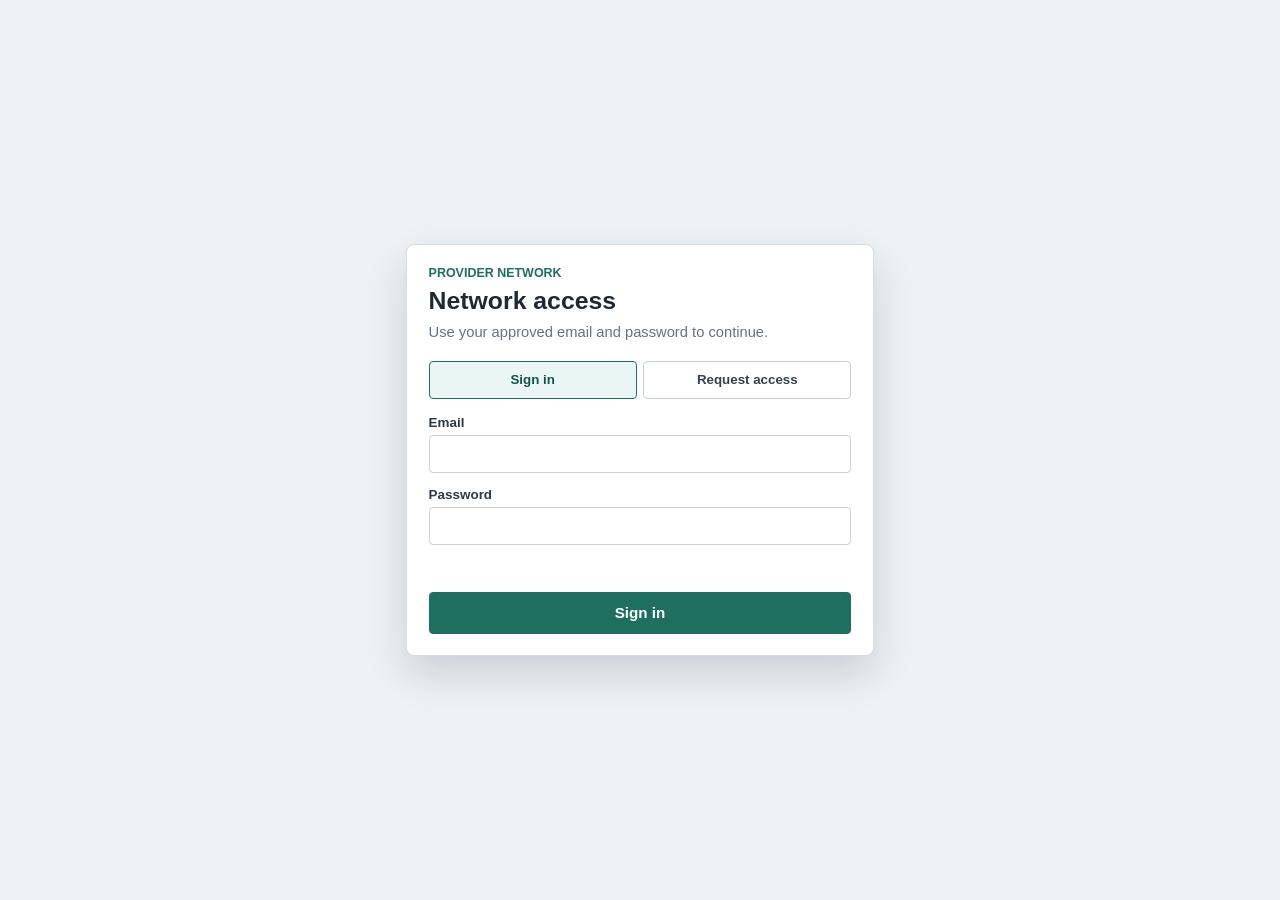
<file: login.html>
<!DOCTYPE html>
<html lang="en">
<head>
  <meta charset="utf-8" />
  <meta name="viewport" content="width=device-width, initial-scale=1.0" />
  <title>Provider Network Login</title>
  <link rel="stylesheet" href="styles.css?v=20260428-selfreg" />
  <style>
    .login-shell {
      width: min(100%, 500px);
    }

    .login-tabs {
      display: grid;
      grid-template-columns: repeat(2, minmax(0, 1fr));
      gap: 0.4rem;
      margin: 0 0 1rem;
    }

    .login-tabs button {
      min-height: 38px;
      border: 1px solid #c7ced8;
      border-radius: 4px;
      background: #fff;
      color: #344054;
      font-weight: 700;
      cursor: pointer;
    }

    .login-tabs button.active,
    .login-tabs button:hover,
    .login-tabs button:focus-visible {
      border-color: #1f6f61;
      background: #e9f6f3;
      color: #15544a;
    }

    .login-form[hidden] {
      display: none;
    }

    .login-success {
      min-height: 1.2rem;
      margin: 0;
      color: #1f6f61;
      font-size: 0.84rem;
      font-weight: 700;
    }
  </style>
</head>
<body class="login-page">
  <main class="login-shell">
    <section class="login-panel" aria-labelledby="loginTitle">
      <p class="login-kicker">Provider Network</p>
      <h1 id="loginTitle">Network access</h1>
      <p id="loginCopy" class="login-copy">Use your approved email and password to continue.</p>
      <div class="login-tabs" role="tablist" aria-label="Access options">
        <button id="signInTab" class="active" type="button" role="tab" aria-selected="true" aria-controls="loginForm">
          Sign in
        </button>
        <button id="registerTab" type="button" role="tab" aria-selected="false" aria-controls="registerForm">
          Request access
        </button>
      </div>
      <form id="loginForm" class="login-form" novalidate>
        <label class="form-field form-field-full">
          <span>Email</span>
          <input id="email" name="email" type="email" autocomplete="username" required />
        </label>
        <label class="form-field form-field-full">
          <span>Password</span>
          <input id="password" name="password" type="password" autocomplete="current-password" required />
        </label>
        <p id="loginError" class="login-error" role="alert"></p>
        <button id="loginButton" type="submit" class="login-submit">Sign in</button>
      </form>
      <form id="registerForm" class="login-form" hidden novalidate>
        <label class="form-field form-field-full">
          <span>Full name</span>
          <input id="registerName" name="name" type="text" autocomplete="name" required />
        </label>
        <label class="form-field form-field-full">
          <span>Email</span>
          <input id="registerEmail" name="email" type="email" autocomplete="username" required />
        </label>
        <label class="form-field form-field-full">
          <span>Password</span>
          <input id="registerPassword" name="password" type="password" autocomplete="new-password" required minlength="8" />
        </label>
        <label class="form-field form-field-full">
          <span>Confirm password</span>
          <input id="registerConfirmPassword" name="confirm_password" type="password" autocomplete="new-password" required minlength="8" />
        </label>
        <label class="form-field form-field-full">
          <span>Notes</span>
          <textarea id="registerNotes" name="notes" rows="3"></textarea>
        </label>
        <p id="registerStatus" class="login-success" role="status"></p>
        <p id="registerError" class="login-error" role="alert"></p>
        <button id="registerButton" type="submit" class="login-submit">Request access</button>
      </form>
    </section>
  </main>
  <script src="sheets_config.js?v=20260428-selfreg"></script>
  <script src="auth_client.js?v=20260428-selfreg"></script>
  <script src="login.js?v=20260428-selfreg"></script>
</body>
</html>
</file>
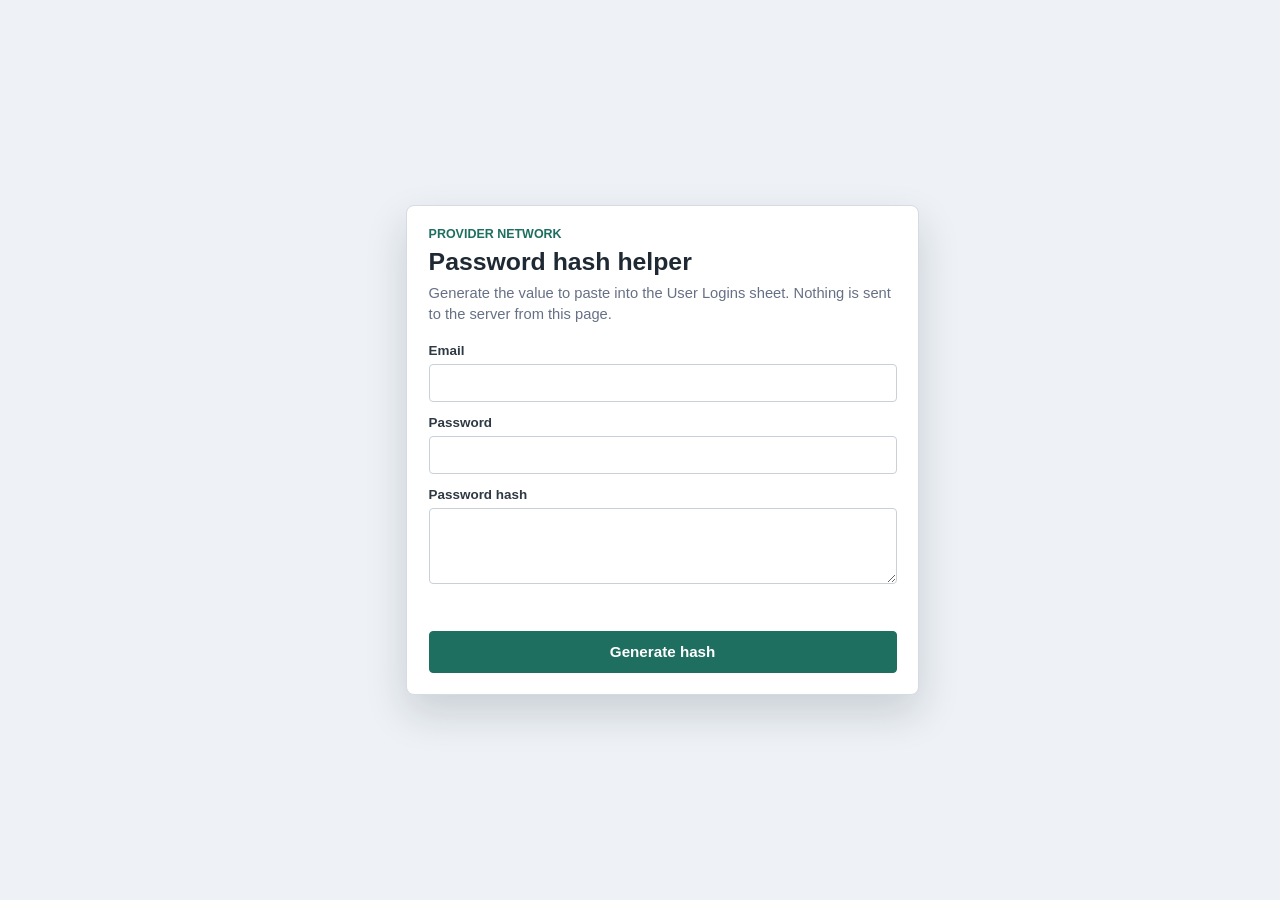
<file: password_hash.html>
<!DOCTYPE html>
<html lang="en">
<head>
  <meta charset="utf-8" />
  <meta name="viewport" content="width=device-width, initial-scale=1.0" />
  <title>Provider Network Password Hash Helper</title>
  <link rel="stylesheet" href="styles.css?v=20260428-loginpoc" />
</head>
<body class="login-page">
  <main class="login-shell">
    <section class="login-panel hash-panel" aria-labelledby="hashTitle">
      <p class="login-kicker">Provider Network</p>
      <h1 id="hashTitle">Password hash helper</h1>
      <p class="login-copy">Generate the value to paste into the User Logins sheet. Nothing is sent to the server from this page.</p>
      <form id="hashForm" class="login-form" novalidate>
        <label class="form-field form-field-full">
          <span>Email</span>
          <input id="hashEmail" name="email" type="email" autocomplete="off" required />
        </label>
        <label class="form-field form-field-full">
          <span>Password</span>
          <input id="hashPassword" name="password" type="password" autocomplete="new-password" required />
        </label>
        <label class="form-field form-field-full">
          <span>Password hash</span>
          <textarea id="passwordHashOutput" rows="4" readonly></textarea>
        </label>
        <p id="hashError" class="login-error" role="alert"></p>
        <button id="hashButton" type="submit" class="login-submit">Generate hash</button>
      </form>
    </section>
  </main>
  <script src="sheets_config.js?v=20260428-loginpoc"></script>
  <script src="auth_client.js?v=20260428-loginpoc"></script>
  <script src="password_hash.js?v=20260428-loginpoc"></script>
</body>
</html>
</file>
<file: styles.css>
html,
body {
  margin: 0;
  padding: 0;
  height: 100%;
}

body {
  display: flex;
  font-family: Arial, sans-serif;
  overflow: hidden;
}

#sidebar {
  width: 360px;
  max-width: 100%;
  background-color: #f8f9fa;
  border-right: 1px solid #ddd;
  padding: 1rem;
  overflow-y: auto;
  box-sizing: border-box;
}

.sidebar-heading {
  display: flex;
  align-items: center;
  justify-content: space-between;
  gap: 0.75rem;
}

#sidebar h2 {
  margin-top: 0;
  margin-bottom: 0.5rem;
  font-size: 1.35rem;
}

#logoutButton {
  min-height: 30px;
  padding: 0.3rem 0.55rem;
  border: 1px solid #c7ced8;
  border-radius: 4px;
  background: #fff;
  color: #2f3944;
  font-size: 0.78rem;
  font-weight: 700;
  cursor: pointer;
}

#logoutButton:hover,
#logoutButton:focus-visible {
  background: #eef2f6;
}

#summaryText {
  margin: 0.5rem 0 1rem;
  font-size: 0.9rem;
  line-height: 1.35;
  color: #555;
}

.manual-actions {
  display: grid;
  grid-template-columns: 1fr 1fr;
  gap: 0.5rem;
  margin-bottom: 0.75rem;
}

.manual-actions button {
  display: inline-flex;
  align-items: center;
  justify-content: center;
  gap: 0.35rem;
  min-height: 36px;
  border: 1px solid #1f6f61;
  border-radius: 4px;
  background: #fff;
  color: #15544a;
  font-size: 0.88rem;
  font-weight: 700;
  cursor: pointer;
}

.manual-actions button:hover,
.manual-actions button:focus-visible {
  background: #1f6f61;
  color: #fff;
}

.manual-actions span {
  font-size: 1.05rem;
  line-height: 1;
}

.filter-buttons {
  display: flex;
  flex-wrap: wrap;
  gap: 0.45rem;
  margin-bottom: 0.65rem;
}

.filter-buttons button {
  padding: 0.35rem 0.6rem;
  font-size: 0.88rem;
  border: 1px solid #007bff;
  background-color: #fff;
  color: #007bff;
  border-radius: 4px;
  cursor: pointer;
}

.filter-buttons button.active,
.filter-buttons button:hover {
  background-color: #007bff;
  color: #fff;
}

.category-buttons button {
  border-color: #59636f;
  color: #2f3944;
}

.category-buttons button.active,
.category-buttons button:hover {
  background-color: #2f3944;
  color: #fff;
}

#filterSigned.active,
#filterSigned.active:hover {
  border-color: #22a06b;
  background-color: #22a06b;
  color: #fff;
}

#filterGop.active,
#filterGop.active:hover {
  border-color: #8b5cf6;
  background-color: #8b5cf6;
  color: #fff;
}

#filterPending.active,
#filterPending.active:hover {
  border-color: #f59e0b;
  background-color: #f59e0b;
  color: #1f2937;
}

.search-box {
  margin-bottom: 0.65rem;
}

#searchInput {
  width: 100%;
  padding: 0.45rem;
  font-size: 0.9rem;
  border: 1px solid #ccc;
  border-radius: 4px;
  box-sizing: border-box;
}

.provider-list {
  list-style: none;
  padding: 0;
  margin: 0;
  max-height: calc(100vh - 290px);
  overflow-y: auto;
}

.provider-list li {
  display: block;
  padding: 0.45rem 0.3rem;
  border-bottom: 1px solid #e0e0e0;
  cursor: pointer;
  font-size: 0.9rem;
}

.provider-list li:hover {
  background-color: #e9ecef;
}

.provider-list li.active {
  background-color: #007bff;
  color: #fff;
}

.provider-name {
  display: block;
  overflow-wrap: anywhere;
}

.provider-meta {
  display: block;
  margin-top: 0.2rem;
  font-size: 0.78rem;
  line-height: 1.3;
  color: #667085;
  overflow-wrap: anywhere;
}

.provider-list li.active .provider-meta {
  color: #eaf2ff;
}

mark {
  background: #ffec99;
  color: inherit;
  padding: 0 0.1rem;
}

.popup-content {
  max-width: 360px;
  line-height: 1.35;
  overflow-wrap: anywhere;
}

.provider-review-actions {
  display: flex;
  gap: 0.45rem;
  margin-top: 0.75rem;
}

.provider-review-actions button {
  min-height: 30px;
  padding: 0.35rem 0.55rem;
  border: 1px solid #1f6f61;
  border-radius: 4px;
  background: #fff;
  color: #15544a;
  font-size: 0.78rem;
  font-weight: 700;
  cursor: pointer;
}

.provider-review-actions button:hover,
.provider-review-actions button:focus-visible {
  background: #1f6f61;
  color: #fff;
}

.provider-review-actions button.danger {
  border-color: #b42318;
  color: #b42318;
}

.provider-review-actions button.danger:hover,
.provider-review-actions button.danger:focus-visible {
  background: #b42318;
  color: #fff;
}

.provider-change-summary {
  display: grid;
  gap: 0.25rem;
  padding: 0.75rem;
  border: 1px solid #d5dbe3;
  border-radius: 4px;
  background: #f8f9fa;
  color: #1f2933;
}

.provider-change-summary span {
  font-weight: 700;
}

.provider-change-summary small {
  color: #667085;
}

#map {
  flex: 1;
  height: 100%;
  background: #d5dde5;
}

.auth-pending #sidebar,
.auth-pending #map,
.auth-pending #manualModal {
  visibility: hidden;
}

.auth-gate-status {
  position: fixed;
  inset: 0;
  z-index: 20000;
  display: grid;
  place-items: center;
  background: #f8f9fa;
  color: #2f3944;
  font-size: 0.95rem;
  font-weight: 700;
}

.auth-gate-status[hidden] {
  display: none;
}

.modal-backdrop {
  position: fixed;
  inset: 0;
  z-index: 10000;
  display: flex;
  align-items: center;
  justify-content: center;
  padding: 1rem;
  background: rgba(15, 23, 42, 0.48);
  box-sizing: border-box;
}

.modal-backdrop[hidden] {
  display: none;
}

.modal-panel {
  width: min(680px, 100%);
  max-height: min(720px, calc(100vh - 2rem));
  overflow: auto;
  border: 1px solid #d5dbe3;
  border-radius: 8px;
  background: #fff;
  box-shadow: 0 18px 42px rgba(15, 23, 42, 0.26);
}

.modal-header {
  position: sticky;
  top: 0;
  z-index: 1;
  display: flex;
  align-items: center;
  justify-content: space-between;
  gap: 1rem;
  padding: 1rem 1rem 0.75rem;
  border-bottom: 1px solid #e6e9ee;
  background: #fff;
}

.modal-header h3 {
  margin: 0;
  font-size: 1.05rem;
}

.modal-close {
  width: 32px;
  height: 32px;
  border: 1px solid #cfd6df;
  border-radius: 4px;
  background: #fff;
  color: #2f3944;
  font-size: 1.15rem;
  line-height: 1;
  cursor: pointer;
}

.modal-close:hover,
.modal-close:focus-visible {
  background: #eef2f6;
}

.modal-fields {
  display: grid;
  grid-template-columns: repeat(2, minmax(0, 1fr));
  gap: 0.85rem 1rem;
  padding: 1rem;
}

.form-field {
  display: grid;
  gap: 0.35rem;
  font-size: 0.84rem;
  font-weight: 700;
  color: #2f3944;
}

.form-field-full {
  grid-column: 1 / -1;
}

.form-field input,
.form-field select,
.form-field textarea {
  width: 100%;
  min-height: 38px;
  padding: 0.45rem 0.55rem;
  border: 1px solid #c9d0d8;
  border-radius: 4px;
  font: inherit;
  font-weight: 400;
  color: #1f2933;
  box-sizing: border-box;
}

.form-field textarea {
  resize: vertical;
}

.form-field input:focus,
.form-field select:focus,
.form-field textarea:focus {
  outline: 2px solid rgba(31, 111, 97, 0.28);
  border-color: #1f6f61;
}

.modal-error {
  min-height: 1.2rem;
  margin: 0;
  padding: 0 1rem;
  color: #b42318;
  font-size: 0.84rem;
  font-weight: 700;
}

.modal-actions {
  display: flex;
  justify-content: flex-end;
  gap: 0.55rem;
  padding: 1rem;
  border-top: 1px solid #e6e9ee;
}

.modal-actions button {
  min-height: 38px;
  padding: 0.45rem 0.85rem;
  border-radius: 4px;
  font-size: 0.88rem;
  font-weight: 700;
  cursor: pointer;
}

.secondary-action {
  border: 1px solid #c7ced8;
  background: #fff;
  color: #2f3944;
}

.primary-action {
  border: 1px solid #1f6f61;
  background: #1f6f61;
  color: #fff;
}

.secondary-action:hover,
.secondary-action:focus-visible {
  background: #eef2f6;
}

.primary-action:hover,
.primary-action:focus-visible {
  background: #15544a;
}

.submission-notice {
  position: fixed;
  right: 1rem;
  bottom: 1rem;
  z-index: 12000;
  width: min(360px, calc(100vw - 2rem));
  padding: 0.8rem 0.95rem;
  border-radius: 6px;
  background: #1f6f61;
  color: #fff;
  box-shadow: 0 14px 30px rgba(15, 23, 42, 0.24);
  font-size: 0.9rem;
  font-weight: 700;
  line-height: 1.35;
  opacity: 0;
  pointer-events: none;
  transform: translateY(8px);
  transition: opacity 160ms ease, transform 160ms ease;
}

.submission-notice.visible {
  opacity: 1;
  transform: translateY(0);
}

.submission-notice.error {
  background: #b42318;
}

.provider-marker-shell {
  background: transparent;
  border: 0;
}

.provider-marker {
  --marker-color: #d97706;
  --marker-color-dark: #92400e;
  position: relative;
  display: block;
  width: 23px;
  height: 23px;
  border: 2px solid #fff;
  border-radius: 50% 50% 50% 0;
  background: linear-gradient(135deg, var(--marker-color), var(--marker-color-dark));
  box-shadow: 0 7px 16px rgba(15, 23, 42, 0.34), 0 0 0 1px rgba(15, 23, 42, 0.18);
  transform: rotate(-45deg);
}

.provider-marker span {
  position: absolute;
  top: 6px;
  left: 6px;
  width: 7px;
  height: 7px;
  border-radius: 50%;
  background: rgba(255, 255, 255, 0.92);
  box-shadow: 0 0 0 1px rgba(15, 23, 42, 0.12);
}

.provider-marker::after {
  content: "";
  position: absolute;
  right: -6px;
  bottom: -7px;
  width: 16px;
  height: 5px;
  border-radius: 50%;
  background: rgba(15, 23, 42, 0.24);
  filter: blur(1px);
  transform: rotate(45deg);
}

.marker-signed {
  --marker-color: #22a06b;
  --marker-color-dark: #0f6b43;
}

.marker-gop {
  --marker-color: #8b5cf6;
  --marker-color-dark: #5b21b6;
}

.marker-pending {
  --marker-color: #f59e0b;
  --marker-color-dark: #b45309;
}

.provider-cluster-shell {
  background: transparent;
  border: 0;
}

.provider-cluster {
  --cluster-size: 42px;
  --marker-color: #f59e0b;
  --marker-color-dark: #b45309;
  display: grid;
  position: relative;
  width: var(--cluster-size);
  height: var(--cluster-size);
  place-items: center;
  border: 3px solid rgba(255, 255, 255, 0.96);
  border-radius: 50%;
  background: radial-gradient(circle at 35% 30%, var(--marker-color), var(--marker-color-dark));
  box-shadow: 0 7px 18px rgba(15, 23, 42, 0.28), 0 0 0 1px rgba(15, 23, 42, 0.14);
  color: #fff;
  font-size: 0.82rem;
  font-weight: 800;
  line-height: 1;
  text-shadow: 0 1px 2px rgba(15, 23, 42, 0.45);
}

.provider-cluster::after {
  content: "";
  position: absolute;
  inset: -7px;
  border-radius: 50%;
  background: color-mix(in srgb, var(--marker-color) 22%, transparent);
  z-index: -1;
}

.provider-cluster > span {
  display: grid;
  width: calc(var(--cluster-size) - 14px);
  height: calc(var(--cluster-size) - 14px);
  place-items: center;
  border-radius: 50%;
  background: rgba(15, 23, 42, 0.58);
}

.cluster-medium {
  --cluster-size: 48px;
}

.cluster-large {
  --cluster-size: 56px;
  font-size: 0.9rem;
}

.provider-cluster.marker-signed {
  --marker-color: #22a06b;
  --marker-color-dark: #0f6b43;
}

.provider-cluster.marker-gop {
  --marker-color: #8b5cf6;
  --marker-color-dark: #5b21b6;
}

.provider-cluster.marker-pending {
  --marker-color: #f59e0b;
  --marker-color-dark: #b45309;
}

.login-page {
  min-height: 100%;
  display: grid;
  place-items: center;
  overflow: auto;
  background: #eef2f6;
}

.login-shell {
  width: min(100%, 500px);
  padding: 1rem;
  box-sizing: border-box;
}

.login-panel {
  padding: 1.35rem;
  border: 1px solid #d5dbe3;
  border-radius: 8px;
  background: #fff;
  box-shadow: 0 18px 42px rgba(15, 23, 42, 0.16);
}

.hash-panel {
  width: min(100%, 560px);
}

.login-kicker {
  margin: 0 0 0.4rem;
  color: #1f6f61;
  font-size: 0.78rem;
  font-weight: 800;
  text-transform: uppercase;
  letter-spacing: 0;
}

.login-panel h1 {
  margin: 0;
  color: #1f2933;
  font-size: 1.55rem;
}

.login-copy {
  margin: 0.45rem 0 1.1rem;
  color: #667085;
  font-size: 0.92rem;
  line-height: 1.45;
}

.login-tabs {
  display: grid;
  grid-template-columns: repeat(2, minmax(0, 1fr));
  gap: 0.4rem;
  margin: 0 0 1rem;
}

.login-tabs button {
  min-height: 38px;
  border: 1px solid #c7ced8;
  border-radius: 4px;
  background: #fff;
  color: #344054;
  font-weight: 700;
  cursor: pointer;
}

.login-tabs button.active,
.login-tabs button:hover,
.login-tabs button:focus-visible {
  border-color: #1f6f61;
  background: #e9f6f3;
  color: #15544a;
}

.login-form {
  display: grid;
  gap: 0.85rem;
}

.login-form[hidden] {
  display: none;
}

.login-error {
  min-height: 1.2rem;
  margin: 0;
  color: #b42318;
  font-size: 0.84rem;
  font-weight: 700;
}

.login-success {
  min-height: 1.2rem;
  margin: 0;
  color: #1f6f61;
  font-size: 0.84rem;
  font-weight: 700;
}

.login-submit {
  min-height: 42px;
  border: 1px solid #1f6f61;
  border-radius: 4px;
  background: #1f6f61;
  color: #fff;
  font-size: 0.95rem;
  font-weight: 800;
  cursor: pointer;
}

.login-submit:hover,
.login-submit:focus-visible {
  background: #15544a;
}

.login-submit:disabled {
  cursor: progress;
  opacity: 0.72;
}

@media (max-width: 760px) {
  body {
    flex-direction: column;
  }

  #sidebar {
    width: 100%;
    max-height: 46vh;
    border-right: 0;
    border-bottom: 1px solid #ddd;
  }

  .provider-list {
    max-height: 22vh;
  }

  .modal-fields {
    grid-template-columns: 1fr;
  }
}
</file>
